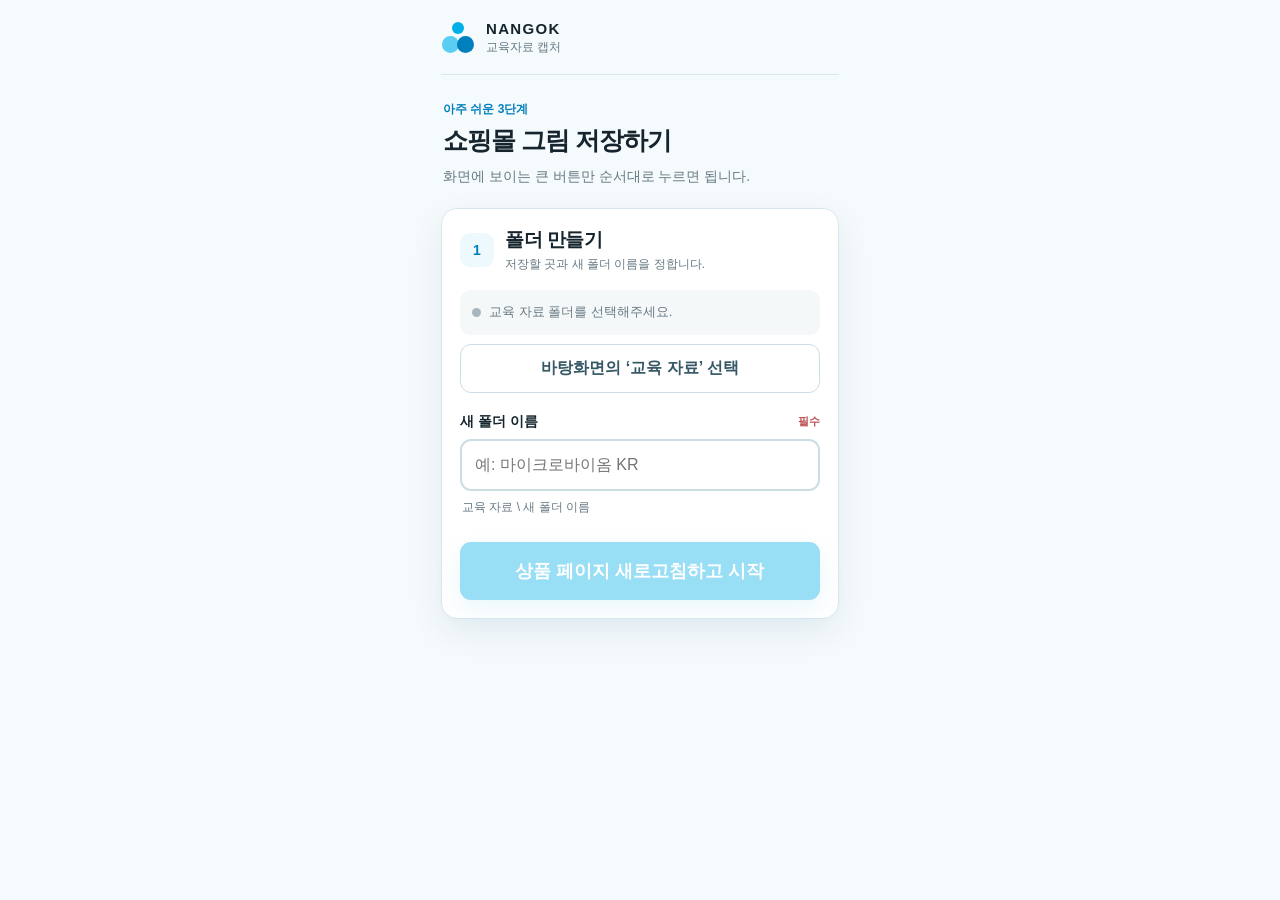
<file: extension/sidepanel.html>
<!doctype html>
<html lang="ko">
<head>
  <meta charset="utf-8">
  <meta name="viewport" content="width=device-width,initial-scale=1">
  <title>교육자료 캡처</title>
  <link rel="stylesheet" href="./sidepanel.css">
</head>
<body>
  <main class="panel">
    <header class="brand">
      <span class="brand-mark" aria-hidden="true"><i></i><i></i><i></i></span>
      <div>
        <b>NANGOK</b>
        <span>교육자료 캡처</span>
      </div>
    </header>

    <section class="intro">
      <p class="eyebrow">아주 쉬운 3단계</p>
      <h1>쇼핑몰 그림 저장하기</h1>
      <p>화면에 보이는 큰 버튼만 순서대로 누르면 됩니다.</p>
    </section>

    <section class="card" id="setup-card">
      <div class="card-title">
        <span class="step">1</span>
        <div>
          <h2>폴더 만들기</h2>
          <p>저장할 곳과 새 폴더 이름을 정합니다.</p>
        </div>
      </div>

      <div class="folder-state" id="root-state" data-ready="false">
        <span class="state-dot" aria-hidden="true"></span>
        <span id="root-label">교육 자료 폴더를 선택해주세요.</span>
      </div>
      <button class="button secondary wide" id="pick-root" type="button">
        바탕화면의 ‘교육 자료’ 선택
      </button>

      <label class="field" for="project-name">
        <span>새 폴더 이름 <strong>필수</strong></span>
        <input
          id="project-name"
          type="text"
          autocomplete="off"
          placeholder="예: 마이크로바이옴 KR"
          maxlength="80"
        >
      </label>
      <p class="path-preview" id="path-preview">교육 자료 \ 새 폴더 이름</p>
      <p class="field-error" id="name-error" role="alert"></p>

      <button class="button primary wide start" id="start" type="button" disabled>
        상품 페이지 새로고침하고 시작
      </button>
    </section>

    <section class="card stage-card" id="product-card" hidden>
      <div class="card-title">
        <span class="step">2</span>
        <div>
          <h2>제품사진 저장하기</h2>
          <p>필요한 제품사진을 모두 저장합니다.</p>
        </div>
      </div>

      <div class="instruction product-instruction">
        <b>한 장씩 눌러주세요</b>
        <span>제품사진이 여러 장이면 계속 추가할 수 있습니다.</span>
      </div>

      <div class="saved-products" id="saved-products" data-empty="true">
        <b id="product-count">저장된 제품사진: 0장</b>
        <ul id="product-file-list"></ul>
      </div>

      <button class="button product-photo wide" id="pick-product" type="button">
        <span aria-hidden="true">📷</span>
        <span id="pick-product-label">제품사진 저장하기</span>
        <small>페이지에서 사진을 한 번 누르기</small>
      </button>

      <button class="button primary wide stage-next" id="finish-product" type="button" disabled>
        제품사진 저장 완료 → 다음 단계
      </button>
      <p class="button-hint" id="finish-product-hint">
        제품사진을 한 장 이상 저장해야 다음으로 갈 수 있습니다.
      </p>
    </section>

    <section class="card capture-card" id="capture-card" hidden>
      <div class="card-title">
        <span class="step">3</span>
        <div>
          <h2>본문 그림 저장하기</h2>
          <p id="counter-label">다음 파일: 1.jpg</p>
        </div>
      </div>

      <div class="instruction" id="instruction">
        <b>상품 페이지에서</b>
        <span>그림의 맨 위를 한 번 눌러주세요.</span>
      </div>

      <div class="selection-summary" id="selection-summary" hidden>
        <b>선택 완료</b>
        <span id="selection-size"></span>
      </div>

      <div class="capture-actions" id="capture-actions" hidden>
        <button class="button primary wide" id="save-numbered" type="button">
          <span id="save-numbered-label">1번으로 저장</span>
        </button>
        <button class="text-button" id="select-again" type="button">범위 다시 고르기</button>
      </div>

      <button class="button secondary wide" id="new-selection" type="button" hidden>
        다음 그림 고르기
      </button>
    </section>

    <p class="status" id="status" role="status"></p>

    <section class="help" id="capture-help" hidden>
      <b>기억할 것은 3개뿐입니다</b>
      <ol>
        <li>그림 맨 위 누르기</li>
        <li>그림 맨 아래 누르기</li>
        <li>저장 누르기</li>
      </ol>
    </section>
  </main>

  <div class="busy" id="busy" hidden>
    <div class="spinner" aria-hidden="true"></div>
    <b id="busy-title">그림을 저장하고 있습니다</b>
    <p id="busy-message">페이지가 자동으로 움직여도 잠시 기다려주세요.</p>
  </div>

  <script type="module" src="./sidepanel.mjs"></script>
</body>
</html>
</file>
<file: extension/sidepanel.css>
:root {
  --blue: #00aee8;
  --blue-deep: #007fbe;
  --ink: #16252d;
  --muted: #667983;
  --line: #d9e7ed;
  --soft: #edf9fd;
  --green: #18845e;
  --red: #b94c4c;
}

* {
  box-sizing: border-box;
}

[hidden] {
  display: none !important;
}

html {
  min-width: 300px;
  background: #f5fafc;
  color: var(--ink);
  font-family: "Segoe UI", "Noto Sans KR", sans-serif;
}

body {
  margin: 0;
}

button,
input {
  font: inherit;
}

button {
  color: inherit;
}

.panel {
  width: 100%;
  max-width: 430px;
  min-height: 100vh;
  margin: 0 auto;
  padding: 20px 16px 36px;
}

.brand {
  display: flex;
  align-items: center;
  gap: 11px;
  padding-bottom: 18px;
  border-bottom: 1px solid var(--line);
}

.brand-mark {
  position: relative;
  width: 34px;
  height: 34px;
}

.brand-mark i {
  position: absolute;
  display: block;
  border-radius: 50%;
  background: var(--blue);
}

.brand-mark i:nth-child(1) {
  top: 1px;
  left: 11px;
  width: 12px;
  height: 12px;
}

.brand-mark i:nth-child(2) {
  bottom: 2px;
  left: 1px;
  width: 17px;
  height: 17px;
  background: #59cdf2;
}

.brand-mark i:nth-child(3) {
  right: 1px;
  bottom: 2px;
  width: 17px;
  height: 17px;
  background: var(--blue-deep);
}

.brand div {
  display: flex;
  flex-direction: column;
}

.brand b {
  font-size: 15px;
  letter-spacing: 0.09em;
}

.brand span:last-child {
  margin-top: 2px;
  color: var(--muted);
  font-size: 12px;
}

.intro {
  padding: 26px 2px 20px;
}

.eyebrow {
  margin: 0 0 6px;
  color: var(--blue-deep);
  font-size: 12px;
  font-weight: 800;
}

.intro h1 {
  margin: 0;
  font-size: 25px;
  letter-spacing: -0.04em;
}

.intro > p:last-child {
  margin: 9px 0 0;
  color: var(--muted);
  font-size: 14px;
  line-height: 1.55;
}

.card {
  margin-bottom: 14px;
  padding: 18px;
  border: 1px solid var(--line);
  border-radius: 16px;
  background: #fff;
  box-shadow: 0 12px 32px rgba(17, 65, 87, 0.08);
}

.card-title {
  display: flex;
  align-items: center;
  gap: 11px;
  margin-bottom: 17px;
}

.step {
  display: grid;
  flex: 0 0 auto;
  place-items: center;
  width: 34px;
  height: 34px;
  border-radius: 10px;
  background: var(--soft);
  color: var(--blue-deep);
  font-size: 14px;
  font-weight: 800;
}

.card-title h2 {
  margin: 0;
  font-size: 19px;
  letter-spacing: -0.025em;
}

.card-title p {
  margin: 3px 0 0;
  color: var(--muted);
  font-size: 12px;
}

.folder-state {
  display: flex;
  align-items: center;
  gap: 8px;
  min-height: 45px;
  margin-bottom: 9px;
  padding: 10px 12px;
  border-radius: 10px;
  background: #f5f8f9;
  color: #687a83;
  font-size: 13px;
  line-height: 1.35;
}

.folder-state[data-ready="true"] {
  background: #eef9f4;
  color: var(--green);
}

.state-dot {
  flex: 0 0 auto;
  width: 9px;
  height: 9px;
  border-radius: 50%;
  background: #a9b7bd;
}

.folder-state[data-ready="true"] .state-dot {
  background: var(--green);
  box-shadow: 0 0 0 4px rgba(24, 132, 94, 0.11);
}

.field {
  display: block;
  margin-top: 20px;
}

.field > span {
  display: flex;
  align-items: center;
  justify-content: space-between;
  margin-bottom: 8px;
  font-size: 14px;
  font-weight: 750;
}

.field strong {
  color: var(--red);
  font-size: 11px;
}

.field input {
  width: 100%;
  height: 52px;
  padding: 0 13px;
  border: 2px solid #cddde4;
  border-radius: 11px;
  outline: none;
  font-size: 16px;
}

.field input:focus {
  border-color: var(--blue);
  box-shadow: 0 0 0 4px rgba(0, 174, 232, 0.12);
}

.path-preview {
  margin: 8px 2px 0;
  overflow-wrap: anywhere;
  color: var(--muted);
  font-size: 12px;
}

.field-error {
  min-height: 18px;
  margin: 5px 2px 0;
  color: var(--red);
  font-size: 12px;
}

.button {
  display: inline-flex;
  align-items: center;
  justify-content: center;
  min-height: 49px;
  padding: 0 15px;
  border: 1px solid transparent;
  border-radius: 11px;
  font-weight: 760;
  cursor: pointer;
}

.button:disabled {
  cursor: not-allowed;
  opacity: 0.4;
}

.wide {
  width: 100%;
}

.primary {
  background: var(--blue);
  color: #fff;
  box-shadow: 0 9px 22px rgba(0, 174, 232, 0.2);
}

.primary:hover:not(:disabled) {
  background: var(--blue-deep);
}

.secondary {
  border-color: #cbdde5;
  background: #fff;
  color: #365765;
}

.product-photo {
  position: relative;
  gap: 8px;
  min-height: 60px;
  border-color: #7bcbea;
  background: #e9f8fe;
  color: #006fa5;
  font-size: 17px;
}

.product-photo > span[aria-hidden="true"] {
  font-size: 21px;
}

.product-photo #pick-product-label {
  font-size: 17px;
}

.product-photo small {
  position: absolute;
  right: 12px;
  bottom: 4px;
  color: #587683;
  font-size: 10px;
  font-weight: 600;
}

.product-photo:hover:not(:disabled) {
  border-color: var(--blue-deep);
  background: #dff5fd;
}

.refresh-notice {
  display: flex;
  flex-direction: column;
  gap: 5px;
  margin: 3px 0 12px;
  padding: 15px;
  border: 2px solid #f2bd52;
  border-radius: 12px;
  background: #fff8df;
}

.refresh-notice b {
  color: #8d5b00;
  font-size: 17px;
}

.refresh-notice span {
  color: #695b3e;
  font-size: 13px;
  font-weight: 650;
  line-height: 1.45;
}

.product-instruction {
  margin-bottom: 12px;
}

.saved-products {
  margin-bottom: 12px;
  padding: 13px 14px;
  border: 1px solid #bfe4d5;
  border-radius: 11px;
  background: #eef9f4;
  color: var(--green);
}

.saved-products[data-empty="true"] {
  border-color: var(--line);
  background: #f5f8f9;
  color: var(--muted);
}

.saved-products b {
  font-size: 14px;
}

.saved-products ul {
  display: grid;
  gap: 4px;
  margin: 8px 0 0;
  padding-left: 20px;
  color: #365765;
  font-size: 12px;
}

.saved-products[data-empty="true"] ul {
  display: none;
}

.stage-next {
  min-height: 56px;
  margin-top: 12px;
  font-size: 16px;
}

.button-hint {
  margin: 8px 4px 0;
  color: var(--muted);
  font-size: 11px;
  line-height: 1.45;
  text-align: center;
}

.or-divider {
  display: flex;
  align-items: center;
  gap: 10px;
  margin: 14px 0;
  color: #81929a;
  font-size: 11px;
}

.or-divider::before,
.or-divider::after {
  height: 1px;
  flex: 1;
  background: var(--line);
  content: "";
}

.start {
  min-height: 58px;
  margin-top: 3px;
  font-size: 18px;
}

.instruction,
.selection-summary {
  display: flex;
  flex-direction: column;
  gap: 5px;
  padding: 16px;
  border: 2px solid #b9e6f5;
  border-radius: 12px;
  background: var(--soft);
}

.instruction b,
.selection-summary b {
  color: var(--blue-deep);
  font-size: 13px;
}

.instruction span,
.selection-summary span {
  font-size: 16px;
  font-weight: 760;
  line-height: 1.4;
}

.selection-summary {
  border-color: #bfe4d5;
  background: #eef9f4;
}

.selection-summary b {
  color: var(--green);
}

.capture-actions {
  display: grid;
  gap: 9px;
  margin-top: 12px;
}

.text-button {
  min-height: 38px;
  border: 0;
  background: transparent;
  color: #607782;
  text-decoration: underline;
  cursor: pointer;
}

#new-selection {
  margin-top: 12px;
}

.status {
  min-height: 20px;
  margin: 10px 3px 16px;
  color: var(--muted);
  font-size: 13px;
  line-height: 1.45;
}

.status[data-kind="success"] {
  color: var(--green);
}

.status[data-kind="error"] {
  color: var(--red);
}

.help {
  padding: 17px 18px;
  border-radius: 14px;
  background: #eaf3f7;
  color: #405862;
}

.help b {
  font-size: 14px;
}

.help ol {
  margin: 10px 0 0 21px;
  padding: 0;
  font-size: 13px;
  line-height: 1.8;
}

.busy {
  position: fixed;
  inset: 0;
  z-index: 20;
  display: grid;
  place-content: center;
  padding: 28px;
  background: rgba(247, 252, 254, 0.96);
  text-align: center;
}

.spinner {
  width: 44px;
  height: 44px;
  margin: 0 auto 16px;
  border: 5px solid #d9f1f9;
  border-top-color: var(--blue);
  border-radius: 50%;
  animation: spin 0.8s linear infinite;
}

.busy b {
  font-size: 17px;
}

.busy p {
  max-width: 260px;
  margin: 8px auto 0;
  color: var(--muted);
  font-size: 13px;
  line-height: 1.5;
}

@keyframes spin {
  to {
    transform: rotate(360deg);
  }
}
</file>
